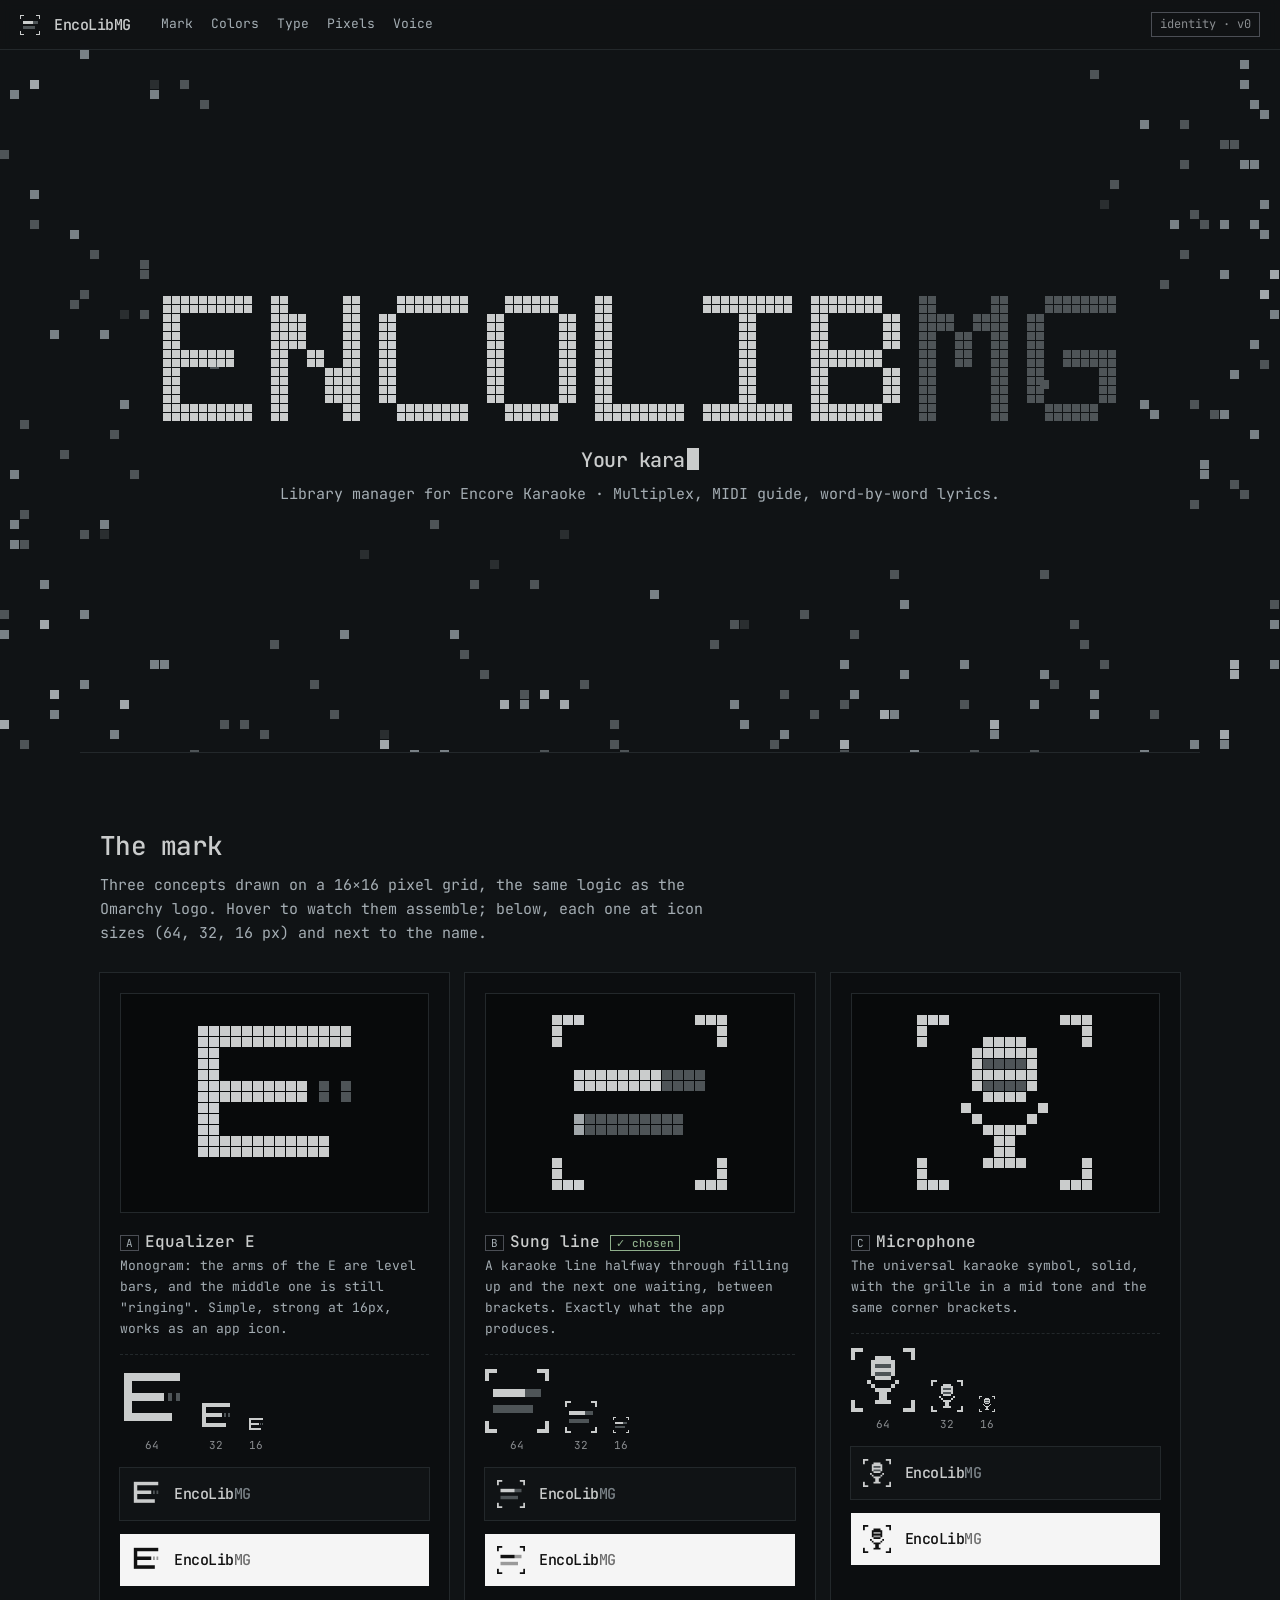
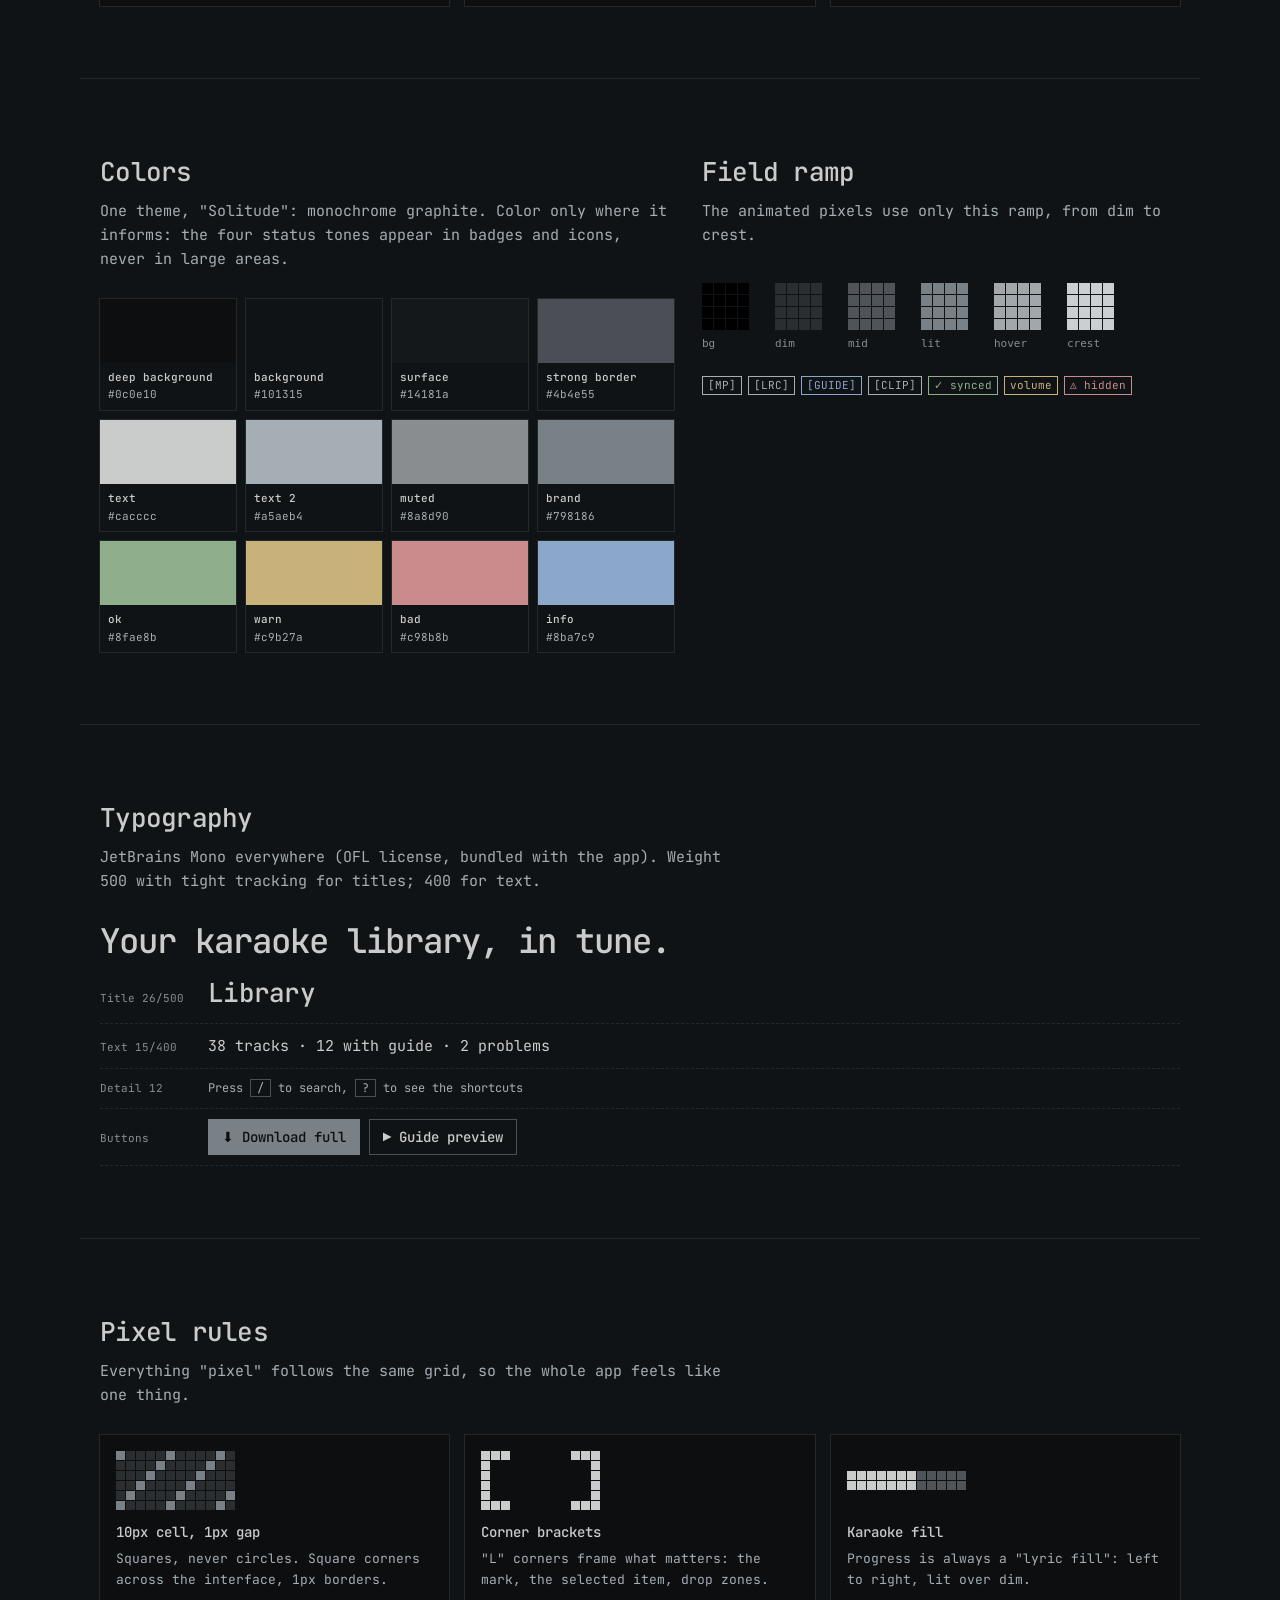
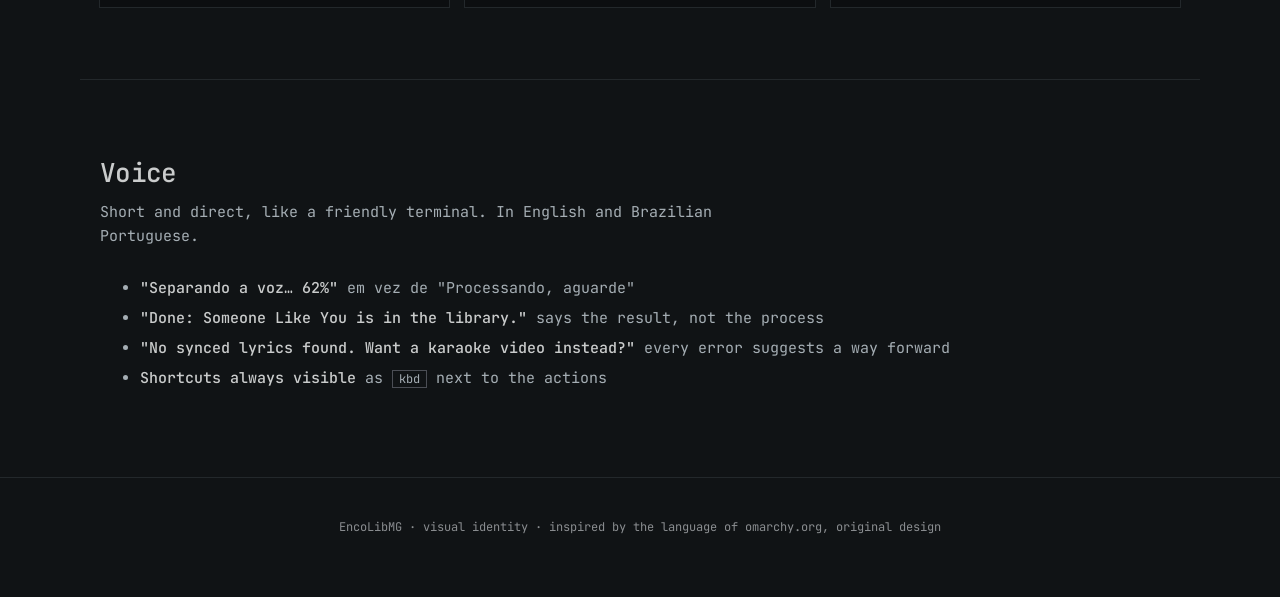
<file: docs/brand/index.html>
<!doctype html>
<html lang="en">
<head>
<meta charset="utf-8">
<meta name="viewport" content="width=device-width, initial-scale=1">
<title>EncoLibMG — Identity</title>
<link rel="preconnect" href="https://fonts.googleapis.com">
<link href="https://fonts.googleapis.com/css2?family=JetBrains+Mono:wght@400;500;700&display=swap" rel="stylesheet">
<style>
:root {
  --bg-deep:#0c0e10; --bg:#101315; --surface:#14181a; --border:#23282b; --border-strong:#4b4e55;
  --text:#cacccc; --text-2:#a5aeb4; --muted:#8a8d90; --brand:#798186; --brand-ink:#0c0e10;
  --field-bg:#080a0b; --field-dim:#2a2e30; --field-mid:#4e5457; --field-lit:#798186; --field-hover:#a1a7aa; --field-crest:#cccfd1;
  --ok:#8fae8b; --warn:#c9b27a; --bad:#c98b8b; --info:#8ba7c9;
  --ease: cubic-bezier(.2,.8,.2,1);
}
* { box-sizing: border-box; }
html, body { margin: 0; background: var(--bg); color: var(--text); font: 15px/1.6 "JetBrains Mono", ui-monospace, monospace; }
::selection { background: #343d41; }
a { color: inherit; }
header { position: sticky; top: 0; z-index: 5; display: flex; align-items: center; gap: 14px; padding: 12px 20px;
  background: color-mix(in srgb, var(--bg) 88%, transparent); backdrop-filter: blur(6px); border-bottom: 1px solid var(--border); }
header .name { font-weight: 500; letter-spacing: -.5px; }
header nav { display: flex; gap: 18px; margin-left: 16px; color: var(--text-2); font-size: 13px; }
header nav a { text-decoration: none; } header nav a:hover { color: var(--text); text-decoration: underline; text-underline-offset: 4px; }
header .pill { margin-left: auto; font-size: 12px; color: var(--muted); border: 1px solid var(--border-strong); padding: 2px 8px; }
.hero { position: relative; height: 78vh; min-height: 460px; overflow: hidden; display: grid; place-items: center; }
.hero canvas.field { position: absolute; inset: 0; width: 100%; height: 100%; }
.hero .inner { position: relative; text-align: center; pointer-events: none; }
.hero canvas.word { display: block; margin: 0 auto; image-rendering: pixelated; }
.tag { margin-top: 22px; font-size: 20px; font-weight: 500; letter-spacing: -.5px; min-height: 1.6em; }
.tag .caret { display: inline-block; width: .6em; height: 1.1em; background: var(--text); vertical-align: -3px; margin-left: 2px; animation: blink 1s steps(1) infinite; }
.sub { color: var(--text-2); margin-top: 6px; }
@keyframes blink { 50% { opacity: 0; } }
.rise { opacity: 0; transform: translateY(14px); animation: rise .6s var(--ease) forwards; }
@keyframes rise { to { opacity: 1; transform: none; } }
section { max-width: 1120px; margin: 0 auto; padding: 72px 20px; border-top: 1px solid var(--border); }
h2 { font-size: 26px; font-weight: 500; letter-spacing: -.75px; margin: 0 0 6px; }
.lead { color: var(--text-2); max-width: 70ch; margin: 0 0 28px; }
.marks { display: grid; grid-template-columns: repeat(3, 1fr); gap: 16px; }
.card { background: var(--bg-deep); box-shadow: 0 0 0 1px var(--border); padding: 20px; transition: box-shadow .2s var(--ease), transform .2s var(--ease); cursor: pointer; }
.card:hover { box-shadow: 0 0 0 1px var(--border-strong); transform: translateY(-2px); }
.card .stage { display: grid; place-items: center; height: 220px; background: var(--field-bg); box-shadow: inset 0 0 0 1px var(--border); }
.card h3 { margin: 16px 0 2px; font-size: 16px; font-weight: 500; }
.card h3 kbd { font: 11px "JetBrains Mono"; border: 1px solid var(--border-strong); padding: 0 5px; margin-right: 6px; color: var(--text-2); }
.card p { margin: 0; color: var(--text-2); font-size: 13px; }
.sizes { display: flex; align-items: end; gap: 16px; margin-top: 14px; padding-top: 14px; border-top: 1px dashed var(--border); color: var(--muted); font-size: 11px; }
.sizes figure { margin: 0; display: grid; justify-items: center; gap: 4px; }
.sizes canvas { image-rendering: pixelated; }
.lockup { display: flex; align-items: center; gap: 14px; margin-top: 14px; padding: 12px; background: var(--bg); box-shadow: 0 0 0 1px var(--border); }
.lockup .t { font-weight: 500; letter-spacing: -.5px; } .lockup .t b { color: var(--brand); font-weight: 500; }
.lockup.light { background: #f5f5f5; color: #111; box-shadow: none; } .lockup.light .t b { color: #6e6e6e; }
.grid2 { display: grid; grid-template-columns: 1.2fr 1fr; gap: 28px; }
.swatches { display: grid; grid-template-columns: repeat(4, 1fr); gap: 10px; }
.sw { box-shadow: 0 0 0 1px var(--border); }
.sw div { height: 64px; }
.sw span { display: block; padding: 6px 8px; font-size: 11px; color: var(--text-2); }
.sw span b { display: block; color: var(--text); font-weight: 500; }
.type .big { font-size: 34px; font-weight: 500; letter-spacing: -1px; line-height: 1.2; }
.type .row { display: flex; gap: 18px; align-items: baseline; padding: 10px 0; border-bottom: 1px dashed var(--border); }
.type .row span:first-child { width: 90px; color: var(--muted); font-size: 11px; flex: none; }
kbd { font: 12px "JetBrains Mono"; border: 1px solid var(--border-strong); padding: 0 6px; color: var(--text-2); }
.btn { display: inline-flex; align-items: center; gap: 8px; height: 36px; padding: 0 14px; font: 500 14px "JetBrains Mono"; border: 0; cursor: pointer;
  background: var(--brand); color: var(--brand-ink); transition: background .15s var(--ease); }
.btn:hover { background: var(--field-hover); }
.btn.ghost { background: transparent; color: var(--text); box-shadow: inset 0 0 0 1px var(--border-strong); }
.btn.ghost:hover { box-shadow: inset 0 0 0 1px var(--text-2); }
.badges { display: flex; flex-wrap: wrap; gap: 6px; margin-top: 14px; }
.badge { font-size: 11px; padding: 1px 6px; box-shadow: inset 0 0 0 1px currentColor; }
.voice li { margin: 6px 0; color: var(--text-2); } .voice li b { color: var(--text); font-weight: 500; }
.rules { display: grid; grid-template-columns: repeat(3, 1fr); gap: 16px; }
.rule { padding: 16px; box-shadow: 0 0 0 1px var(--border); background: var(--bg-deep); }
.rule h4 { margin: 0 0 6px; font-weight: 500; font-size: 14px; } .rule p { margin: 0; font-size: 13px; color: var(--text-2); }
.rule canvas { display: block; margin-bottom: 10px; image-rendering: pixelated; }
footer { text-align: center; color: var(--muted); font-size: 12px; padding: 40px 20px 60px; border-top: 1px solid var(--border); }
@media (max-width: 860px) { .marks, .rules, .grid2 { grid-template-columns: 1fr; } .swatches { grid-template-columns: repeat(2, 1fr); } }
@media (prefers-reduced-motion: reduce) { .rise { animation: none; opacity: 1; transform: none; } }
</style>
</head>
<body>
<header>
  <canvas id="hdrmark" width="16" height="16" style="width:20px;height:20px;image-rendering:pixelated"></canvas>
  <span class="name">EncoLibMG</span>
  <nav><a href="#marca">Mark</a><a href="#cores">Colors</a><a href="#tipo">Type</a><a href="#pixels">Pixels</a><a href="#voz">Voice</a></nav>
  <span class="pill">identity · v0</span>
</header>

<div class="hero">
  <canvas class="field" id="field"></canvas>
  <div class="inner">
    <canvas class="word" id="word"></canvas>
    <div class="tag rise" style="animation-delay:1.1s"><span id="typed"></span><span class="caret"></span></div>
    <div class="sub rise" style="animation-delay:1.3s">Library manager for Encore Karaoke · Multiplex, MIDI guide, word-by-word lyrics.</div>
  </div>
</div>

<section id="marca">
  <h2>The mark</h2>
  <p class="lead">Three concepts drawn on a 16×16 pixel grid, the same logic as the Omarchy logo. Hover to watch them assemble; below, each one at icon sizes (64, 32, 16 px) and next to the name.</p>
  <div class="marks" id="marks"></div>
</section>

<section id="cores">
  <div class="grid2">
    <div>
      <h2>Colors</h2>
      <p class="lead">One theme, "Solitude": monochrome graphite. Color only where it informs: the four status tones appear in badges and icons, never in large areas.</p>
      <div class="swatches" id="swatches"></div>
    </div>
    <div>
      <h2>Field ramp</h2>
      <p class="lead">The animated pixels use only this ramp, from dim to crest.</p>
      <canvas id="ramp" width="440" height="80" style="width:100%;max-width:440px"></canvas>
      <div class="badges">
        <span class="badge" style="color:var(--text-2)">[MP]</span><span class="badge" style="color:var(--text-2)">[LRC]</span>
        <span class="badge" style="color:var(--info)">[GUIDE]</span><span class="badge" style="color:var(--text-2)">[CLIP]</span>
        <span class="badge" style="color:var(--ok)">✓ synced</span><span class="badge" style="color:var(--warn)">volume</span>
        <span class="badge" style="color:var(--bad)">⚠ hidden</span>
      </div>
    </div>
  </div>
</section>

<section id="tipo" class="type">
  <h2>Typography</h2>
  <p class="lead">JetBrains Mono everywhere (OFL license, bundled with the app). Weight 500 with tight tracking for titles; 400 for text.</p>
  <div class="big">Your karaoke library, in tune.</div>
  <div class="row"><span>Title 26/500</span><span style="font-size:26px;font-weight:500;letter-spacing:-.75px">Library</span></div>
  <div class="row"><span>Text 15/400</span><span>38 tracks · 12 with guide · 2 problems</span></div>
  <div class="row"><span>Detail 12</span><span style="font-size:12px;color:var(--text-2)">Press <kbd>/</kbd> to search, <kbd>?</kbd> to see the shortcuts</span></div>
  <div class="row"><span>Buttons</span><span><button class="btn">⬇ Download full</button> <button class="btn ghost">▶ Guide preview</button></span></div>
</section>

<section id="pixels">
  <h2>Pixel rules</h2>
  <p class="lead">Everything "pixel" follows the same grid, so the whole app feels like one thing.</p>
  <div class="rules">
    <div class="rule"><canvas id="r1" width="120" height="60"></canvas><h4>10px cell, 1px gap</h4><p>Squares, never circles. Square corners across the interface, 1px borders.</p></div>
    <div class="rule"><canvas id="r2" width="120" height="60"></canvas><h4>Corner brackets</h4><p>"L" corners frame what matters: the mark, the selected item, drop zones.</p></div>
    <div class="rule"><canvas id="r3" width="120" height="60"></canvas><h4>Karaoke fill</h4><p>Progress is always a "lyric fill": left to right, lit over dim.</p></div>
  </div>
</section>

<section id="voz" class="voice">
  <h2>Voice</h2>
  <p class="lead">Short and direct, like a friendly terminal. In English and Brazilian Portuguese.</p>
  <ul>
    <li><b>"Separando a voz… 62%"</b> em vez de "Processando, aguarde"</li>
    <li><b>"Done: Someone Like You is in the library."</b> says the result, not the process</li>
    <li><b>"No synced lyrics found. Want a karaoke video instead?"</b> every error suggests a way forward</li>
    <li><b>Shortcuts always visible</b> as <kbd>kbd</kbd> next to the actions</li>
  </ul>
</section>

<footer>EncoLibMG · visual identity · inspired by the language of omarchy.org, original design</footer>

<script>
const DATA = {"marks": {"A": ["................", ".##############.", ".##############.", ".##.............", ".##.............", ".##.............", ".##########.+.+.", ".##########.+.+.", ".##.............", ".##.............", ".##.............", ".############...", ".############...", "................", "................", "................"], "B": ["###..........###", "#..............#", "#..............#", "................", "................", "..########++++..", "..########++++..", "................", "................", "..++++++++++....", "..++++++++++....", "................", "................", "#..............#", "#..............#", "###..........###"], "C": ["###..........###", "#..............#", "#.....####.....#", ".....######.....", ".....#++++#.....", ".....######.....", ".....#++++#.....", "......####......", "....#......#....", ".....#....#.....", "......####......", ".......##.......", ".......##.......", "#.....####.....#", "#..............#", "###..........###"]}, "wordmark": ["##########..##......##....########....######....##..........##########..########....++......++....++++++++", "##########..##......##....########....######....##..........##########..########....++......++....++++++++", "##..........####....##..##..........##......##..##..............##......##......##..++++..++++..++........", "##..........####....##..##..........##......##..##..............##......##......##..++++..++++..++........", "##..........####....##..##..........##......##..##..............##......##......##..++..++..++..++........", "##..........####....##..##..........##......##..##..............##......##......##..++..++..++..++........", "########....##..##..##..##..........##......##..##..............##......########....++..++..++..++..++++++", "########....##..##..##..##..........##......##..##..............##......########....++..++..++..++..++++++", "##..........##....####..##..........##......##..##..............##......##......##..++......++..++......++", "##..........##....####..##..........##......##..##..............##......##......##..++......++..++......++", "##..........##....####..##..........##......##..##..............##......##......##..++......++..++......++", "##..........##....####..##..........##......##..##..............##......##......##..++......++..++......++", "##########..##......##....########....######....##########..##########..########....++......++....++++++..", "##########..##......##....########....######....##########..##########..########....++......++....++++++.."], "palette": {"bg-deep": "#0c0e10", "bg": "#101315", "surface": "#14181a", "border-strong": "#4b4e55", "text": "#cacccc", "text-2": "#a5aeb4", "muted": "#8a8d90", "brand": "#798186", "field-dim": "#2a2e30", "field-mid": "#4e5457", "field-lit": "#798186", "field-hover": "#a1a7aa", "field-crest": "#cccfd1"}, "chosen": "B"};
const P = DATA.palette;
const CONCEPTS = {
  A: ["Equalizer E", "Monogram: the arms of the E are level bars, and the middle one is still \"ringing\". Simple, strong at 16px, works as an app icon."],
  B: ["Sung line", "A karaoke line halfway through filling up and the next one waiting, between brackets. Exactly what the app produces."],
  C: ["Microphone", "The universal karaoke symbol, solid, with the grille in a mid tone and the same corner brackets."],
};
const reduce = matchMedia("(prefers-reduced-motion: reduce)").matches;
const ease = t => 1 - Math.pow(1 - t, 3);

function cellsOf(grid) {
  const out = [];
  grid.forEach((row, y) => [...row].forEach((c, x) => { if (c === "#" || c === "+") out.push({ x, y, c }); }));
  return out;
}

// Pixel art that assembles from scattered points; re-plays on demand
function assembler(canvas, grid, cell, gap, opts = {}) {
  const w = Math.max(...grid.map(r => r.length)), h = grid.length;
  const dpr = devicePixelRatio || 1;
  canvas.width = (w * cell) * dpr; canvas.height = (h * cell) * dpr;
  canvas.style.width = w * cell + "px"; canvas.style.height = h * cell + "px";
  const ctx = canvas.getContext("2d"); ctx.scale(dpr, dpr);
  const cells = cellsOf(grid).map(c => ({ ...c, ox: 0, oy: 0, d: 0 }));
  let t0 = 0, raf = 0, mouse = null;
  function scatter() {
    t0 = performance.now();
    cells.forEach(c => {
      const a = Math.random() * Math.PI * 2, r = (opts.spread || 1.6) * Math.max(w, h) * cell * (0.4 + Math.random());
      c.ox = Math.cos(a) * r; c.oy = Math.sin(a) * r; c.d = Math.random() * (opts.stagger || 500) + (c.x / w) * 300;
    });
  }
  function frame(now) {
    ctx.clearRect(0, 0, w * cell, h * cell);
    let busy = false;
    for (const c of cells) {
      const k = reduce ? 1 : Math.min(1, Math.max(0, (now - t0 - c.d) / (opts.dur || 700)));
      if (k < 1) busy = true;
      const e = ease(k);
      let x = c.x * cell + c.ox * (1 - e), y = c.y * cell + c.oy * (1 - e);
      if (mouse && k === 1) {
        const dx = x - mouse.x, dy = y - mouse.y, dist = Math.hypot(dx, dy);
        if (dist < cell * 4) { const push = (1 - dist / (cell * 4)) * cell * .35; x += (Math.random() - .5) * push; y += (Math.random() - .5) * push; busy = true; }
      }
      // shimmer sweep every ~8s
      const sweep = ((now / 8000) % 1) * (w + 12) - 6;
      const lit = Math.abs(c.x - sweep) < 1.2;
      ctx.globalAlpha = .25 + .75 * e;
      ctx.fillStyle = c.c === "#" ? (lit ? P["field-crest"] : opts.lit || P.text) : (lit ? P["field-hover"] : opts.mid || P["field-mid"]);
      ctx.fillRect(x, y, cell - gap, cell - gap);
    }
    ctx.globalAlpha = 1;
    raf = requestAnimationFrame(frame);
  }
  canvas.addEventListener("mousemove", e => { const r = canvas.getBoundingClientRect(); mouse = { x: e.clientX - r.left, y: e.clientY - r.top }; });
  canvas.addEventListener("mouseleave", () => mouse = null);
  scatter(); raf = requestAnimationFrame(frame);
  return { replay: scatter };
}

function staticDraw(canvas, grid, px, gap = 0, lit = P.text, mid = P["field-mid"]) {
  const w = Math.max(...grid.map(r => r.length)), h = grid.length;
  canvas.width = w * px; canvas.height = h * px;
  const ctx = canvas.getContext("2d");
  cellsOf(grid).forEach(c => { ctx.fillStyle = c.c === "#" ? lit : mid; ctx.fillRect(c.x * px, c.y * px, px - gap, px - gap); });
}

// Background field: flicker at the edges, slow crests, diamond cursor trail, click ripple
function field(canvas) {
  const ctx = canvas.getContext("2d"), C = 10, G = 1;
  let cols, rows, heat, base, dpr, mouse = null, ripples = [];
  const ramp = [P["field-bg"], P["field-dim"], P["field-mid"], P["field-lit"], P["field-hover"], P["field-crest"]];
  function resize() {
    dpr = devicePixelRatio || 1;
    canvas.width = canvas.clientWidth * dpr; canvas.height = canvas.clientHeight * dpr; ctx.setTransform(dpr, 0, 0, dpr, 0, 0);
    cols = Math.ceil(canvas.clientWidth / C); rows = Math.ceil(canvas.clientHeight / C);
    heat = new Float32Array(cols * rows); base = new Float32Array(cols * rows);
    // density: strong at the sides and the bottom, fading smoothly to nothing in the middle
    for (let y = 0; y < rows; y++) for (let x = 0; x < cols; x++) {
      const edge = Math.min(x, cols - 1 - x) / cols;
      const side = Math.pow(Math.max(0, 1 - edge / .24), 2);
      const bottom = Math.pow(Math.max(0, (y / rows - .55) / .45), 2);
      base[y * cols + x] = Math.min(1, Math.max(side * .95, bottom * .85) + side * bottom * .3);
    }
  }
  resize(); addEventListener("resize", resize);
  canvas.parentElement.addEventListener("mousemove", e => { const r = canvas.getBoundingClientRect(); mouse = { x: (e.clientX - r.left) / C | 0, y: (e.clientY - r.top) / C | 0 }; });
  canvas.parentElement.addEventListener("mouseleave", () => mouse = null);
  canvas.parentElement.addEventListener("click", e => { const r = canvas.getBoundingClientRect(); ripples.push({ x: (e.clientX - r.left) / C, y: (e.clientY - r.top) / C, t: performance.now() }); });
  function frame(now) {
    ctx.fillStyle = P.bg; ctx.fillRect(0, 0, canvas.clientWidth, canvas.clientHeight);
    const crest = ((now / 9000) % 1) * (cols + rows) * 1.4 - rows;
    for (let y = 0; y < rows; y++) for (let x = 0; x < cols; x++) {
      const i = y * cols + x;
      let v = heat[i] * .93;
      // a few pixels wake up each frame, more of them where the density is high
      if (Math.random() < base[i] * .035) v = Math.max(v, (.25 + Math.random() * .55) * (.5 + base[i] * .5));
      if (mouse) { const d = Math.abs(x - mouse.x) + Math.abs(y - mouse.y); if (d < 4) v = Math.max(v, (4 - d) / 4 * .95); }
      for (const r of ripples) { const age = (now - r.t) / 1000, d = Math.abs(Math.hypot(x - r.x, y - r.y) - age * 32); if (age < 1.2 && d < .8) v = Math.max(v, (1 - age / 1.2)); }
      const wave = Math.max(0, 1 - Math.abs((x + y) - crest) / 2) * .7 * base[i];
      heat[i] = v;
      const level = Math.max(v, wave);
      if (level < .1) continue;
      ctx.fillStyle = ramp[Math.min(5, 1 + (level * 5) | 0)];
      ctx.fillRect(x * C, y * C, C - G, C - G);
    }
    ripples = ripples.filter(r => now - r.t < 1200);
    requestAnimationFrame(frame);
  }
  requestAnimationFrame(frame);
}

// typed tagline
function typer(el, lines) {
  let li = 0, ci = 0, dir = 1;
  (function tick() {
    const s = lines[li];
    ci += dir; el.textContent = s.slice(0, ci);
    let wait = dir > 0 ? 55 + Math.random() * 60 : 25;
    if (ci === s.length && dir > 0) { dir = -1; wait = 2200; }
    else if (ci === 0 && dir < 0) { dir = 1; li = (li + 1) % lines.length; wait = 400; }
    setTimeout(tick, wait);
  })();
}

// ---- build page
field(document.getElementById("field"));
const word = assembler(document.getElementById("word"), DATA.wordmark, Math.min(9, Math.floor(innerWidth * .8 / 108)), 1, { spread: .9, stagger: 700, dur: 900 });
setTimeout(() => typer(document.getElementById("typed"), ["Your karaoke library, in tune.", "Sua biblioteca de karaokê, afinada.", "Multiplex + LRC + MIDI guide", "Queen - Bohemian Rhapsody"]), 1100);
staticDraw(document.getElementById("hdrmark"), DATA.marks[DATA.chosen], 1);

const marksEl = document.getElementById("marks");
for (const [k, grid] of Object.entries(DATA.marks)) {
  const card = document.createElement("div");
  card.className = "card rise"; card.style.animationDelay = (Object.keys(DATA.marks).indexOf(k) * 80) + "ms";
  card.innerHTML = `<div class="stage"><canvas></canvas></div>
    <h3><kbd>${k}</kbd>${CONCEPTS[k][0]}${k === DATA.chosen ? " <span class=\"badge\" style=\"color:var(--ok)\">✓ chosen</span>" : ""}</h3><p>${CONCEPTS[k][1]}</p>
    <div class="sizes"><figure><canvas></canvas>64</figure><figure><canvas></canvas>32</figure><figure><canvas></canvas>16</figure></div>
    <div class="lockup"><canvas></canvas><span class="t">EncoLib<b>MG</b></span></div>
    <div class="lockup light"><canvas></canvas><span class="t">EncoLib<b>MG</b></span></div>`;
  marksEl.appendChild(card);
  const cs = card.querySelectorAll("canvas");
  const a = assembler(cs[0], grid, 11, 1);
  card.addEventListener("mouseenter", () => a.replay());
  [4, 2, 1].forEach((px, i) => staticDraw(cs[1 + i], grid, px));
  staticDraw(cs[4], grid, 2); cs[4].style.width = cs[4].style.height = "28px";
  staticDraw(cs[5], grid, 2, 0, "#111", "#9a9a9a"); cs[5].style.width = cs[5].style.height = "28px";
}

const SW = [["bg-deep", "deep background"], ["bg", "background"], ["surface", "surface"], ["border-strong", "strong border"],
            ["text", "text"], ["text-2", "text 2"], ["muted", "muted"], ["brand", "brand"]];
const swEl = document.getElementById("swatches");
for (const [k, label] of SW) swEl.insertAdjacentHTML("beforeend", `<div class="sw"><div style="background:${P[k]}"></div><span><b>${label}</b>${P[k]}</span></div>`);
for (const [k, v] of [["ok", "#8fae8b"], ["warn", "#c9b27a"], ["bad", "#c98b8b"], ["info", "#8ba7c9"]])
  swEl.insertAdjacentHTML("beforeend", `<div class="sw"><div style="background:${v}"></div><span><b>${k}</b>${v}</span></div>`);

(() => { const c = document.getElementById("ramp"), x = c.getContext("2d");
  const ramp = ["field-bg", "field-dim", "field-mid", "field-lit", "field-hover", "field-crest"];
  ramp.forEach((k, i) => {
    for (let j = 0; j < 4; j++) for (let r = 0; r < 4; r++) { x.fillStyle = P[k]; x.fillRect(i * 73 + j * 12, 8 + r * 12, 11, 11); }
    x.fillStyle = P.muted; x.font = "11px 'JetBrains Mono', monospace"; x.fillText(k.replace("field-", ""), i * 73, 72);
  }); })();

(() => { const r1 = document.getElementById("r1").getContext("2d");
  for (let y = 0; y < 6; y++) for (let x = 0; x < 12; x++) { r1.fillStyle = (x + y) % 5 ? P["field-dim"] : P["field-lit"]; r1.fillRect(x * 10, y * 10, 9, 9); }
  const r2 = document.getElementById("r2").getContext("2d"); r2.fillStyle = P.text;
  [[0,0],[1,0],[2,0],[0,1],[0,2],[9,0],[10,0],[11,0],[11,1],[11,2],[0,3],[0,4],[0,5],[1,5],[2,5],[11,3],[11,4],[11,5],[10,5],[9,5]].forEach(([x,y]) => r2.fillRect(x*10, y*10, 9, 9));
  const r3c = document.getElementById("r3"), r3 = r3c.getContext("2d"); let p = 0;
  (function f() { r3.clearRect(0, 0, 120, 60); for (let x = 0; x < 12; x++) for (let y = 2; y < 4; y++) { r3.fillStyle = x < p ? P.text : P["field-mid"]; r3.fillRect(x*10, y*10, 9, 9); }
    p = (p + .08) % 14; requestAnimationFrame(f); })(); })();
</script>
</body>
</html>
</file>
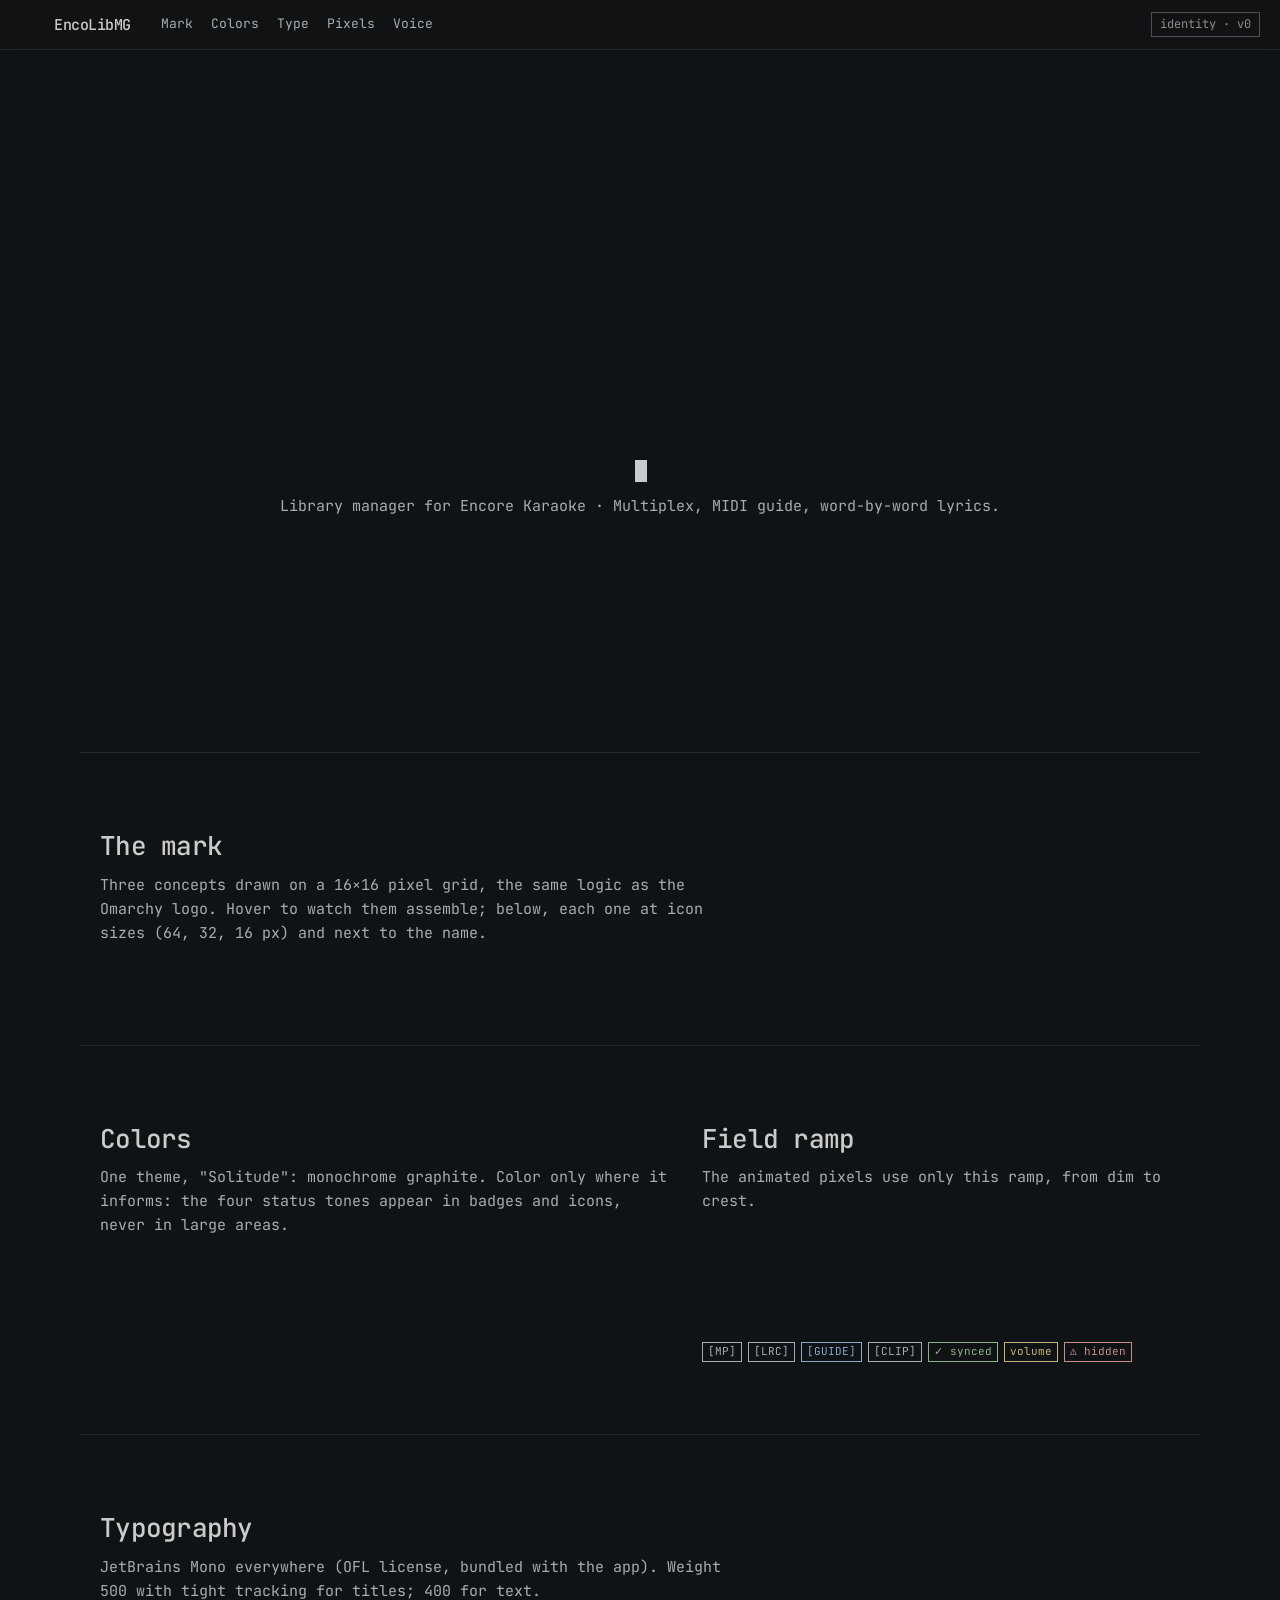
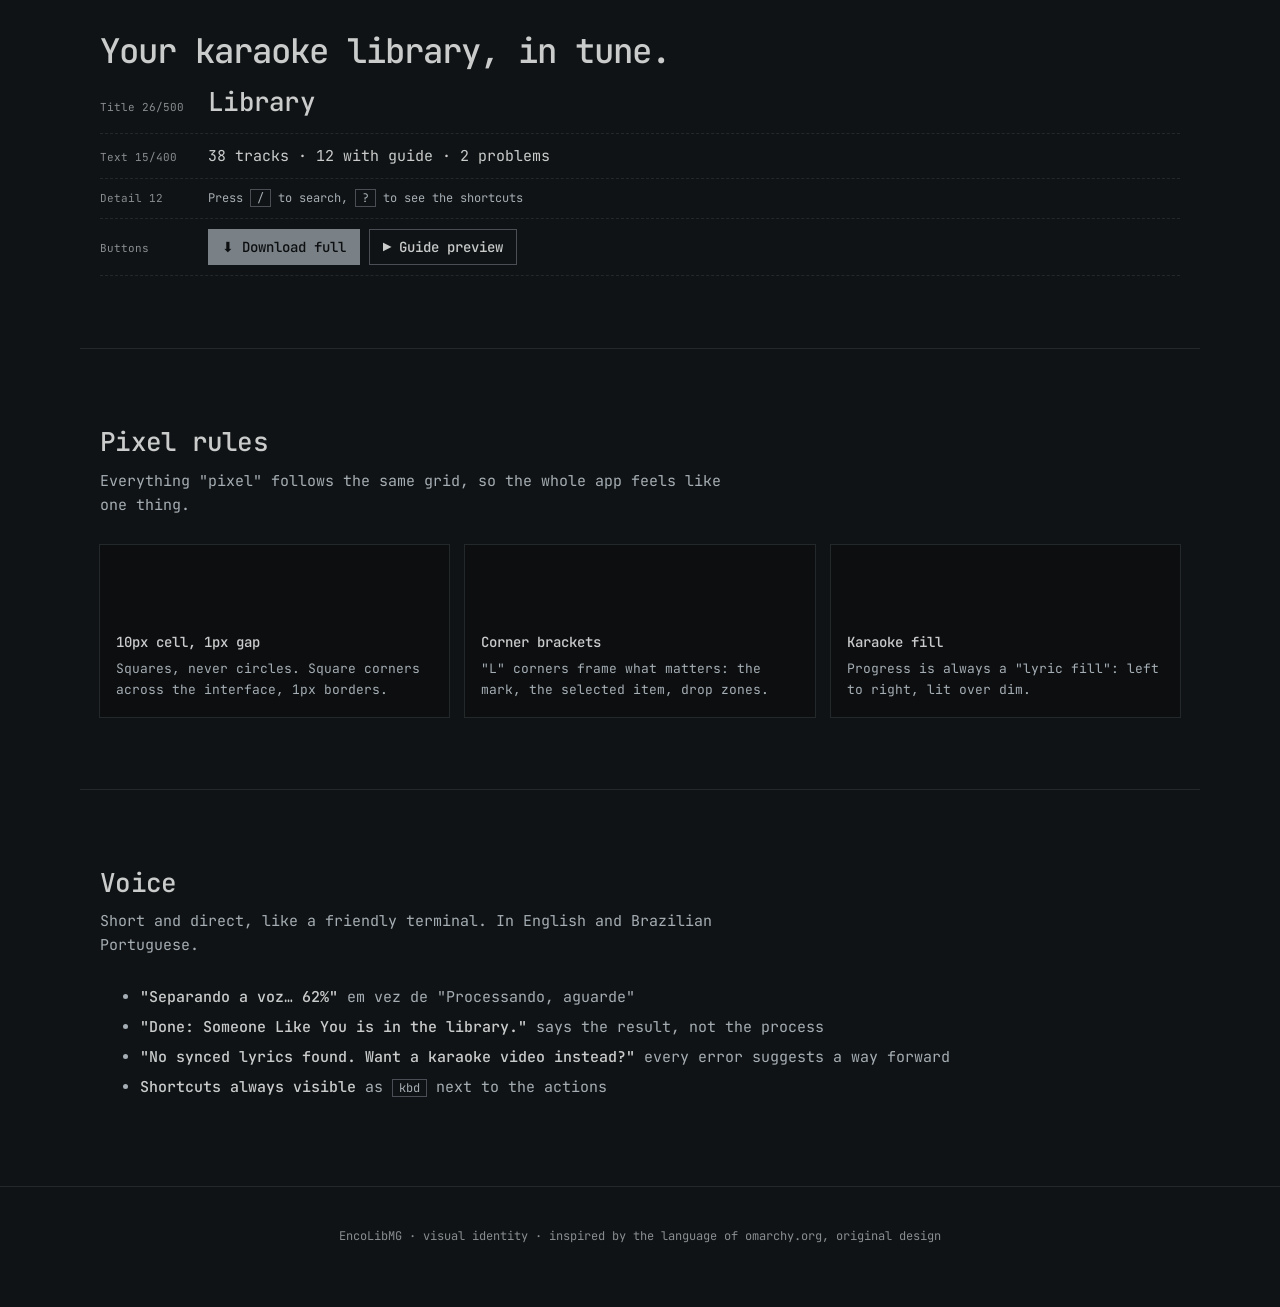
<file: scripts/brand_page.html>
<!doctype html>
<html lang="en">
<head>
<meta charset="utf-8">
<meta name="viewport" content="width=device-width, initial-scale=1">
<title>EncoLibMG — Identity</title>
<link rel="preconnect" href="https://fonts.googleapis.com">
<link href="https://fonts.googleapis.com/css2?family=JetBrains+Mono:wght@400;500;700&display=swap" rel="stylesheet">
<style>
:root {
  --bg-deep:#0c0e10; --bg:#101315; --surface:#14181a; --border:#23282b; --border-strong:#4b4e55;
  --text:#cacccc; --text-2:#a5aeb4; --muted:#8a8d90; --brand:#798186; --brand-ink:#0c0e10;
  --field-bg:#080a0b; --field-dim:#2a2e30; --field-mid:#4e5457; --field-lit:#798186; --field-hover:#a1a7aa; --field-crest:#cccfd1;
  --ok:#8fae8b; --warn:#c9b27a; --bad:#c98b8b; --info:#8ba7c9;
  --ease: cubic-bezier(.2,.8,.2,1);
}
* { box-sizing: border-box; }
html, body { margin: 0; background: var(--bg); color: var(--text); font: 15px/1.6 "JetBrains Mono", ui-monospace, monospace; }
::selection { background: #343d41; }
a { color: inherit; }
header { position: sticky; top: 0; z-index: 5; display: flex; align-items: center; gap: 14px; padding: 12px 20px;
  background: color-mix(in srgb, var(--bg) 88%, transparent); backdrop-filter: blur(6px); border-bottom: 1px solid var(--border); }
header .name { font-weight: 500; letter-spacing: -.5px; }
header nav { display: flex; gap: 18px; margin-left: 16px; color: var(--text-2); font-size: 13px; }
header nav a { text-decoration: none; } header nav a:hover { color: var(--text); text-decoration: underline; text-underline-offset: 4px; }
header .pill { margin-left: auto; font-size: 12px; color: var(--muted); border: 1px solid var(--border-strong); padding: 2px 8px; }
.hero { position: relative; height: 78vh; min-height: 460px; overflow: hidden; display: grid; place-items: center; }
.hero canvas.field { position: absolute; inset: 0; width: 100%; height: 100%; }
.hero .inner { position: relative; text-align: center; pointer-events: none; }
.hero canvas.word { display: block; margin: 0 auto; image-rendering: pixelated; }
.tag { margin-top: 22px; font-size: 20px; font-weight: 500; letter-spacing: -.5px; min-height: 1.6em; }
.tag .caret { display: inline-block; width: .6em; height: 1.1em; background: var(--text); vertical-align: -3px; margin-left: 2px; animation: blink 1s steps(1) infinite; }
.sub { color: var(--text-2); margin-top: 6px; }
@keyframes blink { 50% { opacity: 0; } }
.rise { opacity: 0; transform: translateY(14px); animation: rise .6s var(--ease) forwards; }
@keyframes rise { to { opacity: 1; transform: none; } }
section { max-width: 1120px; margin: 0 auto; padding: 72px 20px; border-top: 1px solid var(--border); }
h2 { font-size: 26px; font-weight: 500; letter-spacing: -.75px; margin: 0 0 6px; }
.lead { color: var(--text-2); max-width: 70ch; margin: 0 0 28px; }
.marks { display: grid; grid-template-columns: repeat(3, 1fr); gap: 16px; }
.card { background: var(--bg-deep); box-shadow: 0 0 0 1px var(--border); padding: 20px; transition: box-shadow .2s var(--ease), transform .2s var(--ease); cursor: pointer; }
.card:hover { box-shadow: 0 0 0 1px var(--border-strong); transform: translateY(-2px); }
.card .stage { display: grid; place-items: center; height: 220px; background: var(--field-bg); box-shadow: inset 0 0 0 1px var(--border); }
.card h3 { margin: 16px 0 2px; font-size: 16px; font-weight: 500; }
.card h3 kbd { font: 11px "JetBrains Mono"; border: 1px solid var(--border-strong); padding: 0 5px; margin-right: 6px; color: var(--text-2); }
.card p { margin: 0; color: var(--text-2); font-size: 13px; }
.sizes { display: flex; align-items: end; gap: 16px; margin-top: 14px; padding-top: 14px; border-top: 1px dashed var(--border); color: var(--muted); font-size: 11px; }
.sizes figure { margin: 0; display: grid; justify-items: center; gap: 4px; }
.sizes canvas { image-rendering: pixelated; }
.lockup { display: flex; align-items: center; gap: 14px; margin-top: 14px; padding: 12px; background: var(--bg); box-shadow: 0 0 0 1px var(--border); }
.lockup .t { font-weight: 500; letter-spacing: -.5px; } .lockup .t b { color: var(--brand); font-weight: 500; }
.lockup.light { background: #f5f5f5; color: #111; box-shadow: none; } .lockup.light .t b { color: #6e6e6e; }
.grid2 { display: grid; grid-template-columns: 1.2fr 1fr; gap: 28px; }
.swatches { display: grid; grid-template-columns: repeat(4, 1fr); gap: 10px; }
.sw { box-shadow: 0 0 0 1px var(--border); }
.sw div { height: 64px; }
.sw span { display: block; padding: 6px 8px; font-size: 11px; color: var(--text-2); }
.sw span b { display: block; color: var(--text); font-weight: 500; }
.type .big { font-size: 34px; font-weight: 500; letter-spacing: -1px; line-height: 1.2; }
.type .row { display: flex; gap: 18px; align-items: baseline; padding: 10px 0; border-bottom: 1px dashed var(--border); }
.type .row span:first-child { width: 90px; color: var(--muted); font-size: 11px; flex: none; }
kbd { font: 12px "JetBrains Mono"; border: 1px solid var(--border-strong); padding: 0 6px; color: var(--text-2); }
.btn { display: inline-flex; align-items: center; gap: 8px; height: 36px; padding: 0 14px; font: 500 14px "JetBrains Mono"; border: 0; cursor: pointer;
  background: var(--brand); color: var(--brand-ink); transition: background .15s var(--ease); }
.btn:hover { background: var(--field-hover); }
.btn.ghost { background: transparent; color: var(--text); box-shadow: inset 0 0 0 1px var(--border-strong); }
.btn.ghost:hover { box-shadow: inset 0 0 0 1px var(--text-2); }
.badges { display: flex; flex-wrap: wrap; gap: 6px; margin-top: 14px; }
.badge { font-size: 11px; padding: 1px 6px; box-shadow: inset 0 0 0 1px currentColor; }
.voice li { margin: 6px 0; color: var(--text-2); } .voice li b { color: var(--text); font-weight: 500; }
.rules { display: grid; grid-template-columns: repeat(3, 1fr); gap: 16px; }
.rule { padding: 16px; box-shadow: 0 0 0 1px var(--border); background: var(--bg-deep); }
.rule h4 { margin: 0 0 6px; font-weight: 500; font-size: 14px; } .rule p { margin: 0; font-size: 13px; color: var(--text-2); }
.rule canvas { display: block; margin-bottom: 10px; image-rendering: pixelated; }
footer { text-align: center; color: var(--muted); font-size: 12px; padding: 40px 20px 60px; border-top: 1px solid var(--border); }
@media (max-width: 860px) { .marks, .rules, .grid2 { grid-template-columns: 1fr; } .swatches { grid-template-columns: repeat(2, 1fr); } }
@media (prefers-reduced-motion: reduce) { .rise { animation: none; opacity: 1; transform: none; } }
</style>
</head>
<body>
<header>
  <canvas id="hdrmark" width="16" height="16" style="width:20px;height:20px;image-rendering:pixelated"></canvas>
  <span class="name">EncoLibMG</span>
  <nav><a href="#marca">Mark</a><a href="#cores">Colors</a><a href="#tipo">Type</a><a href="#pixels">Pixels</a><a href="#voz">Voice</a></nav>
  <span class="pill">identity · v0</span>
</header>

<div class="hero">
  <canvas class="field" id="field"></canvas>
  <div class="inner">
    <canvas class="word" id="word"></canvas>
    <div class="tag rise" style="animation-delay:1.1s"><span id="typed"></span><span class="caret"></span></div>
    <div class="sub rise" style="animation-delay:1.3s">Library manager for Encore Karaoke · Multiplex, MIDI guide, word-by-word lyrics.</div>
  </div>
</div>

<section id="marca">
  <h2>The mark</h2>
  <p class="lead">Three concepts drawn on a 16×16 pixel grid, the same logic as the Omarchy logo. Hover to watch them assemble; below, each one at icon sizes (64, 32, 16 px) and next to the name.</p>
  <div class="marks" id="marks"></div>
</section>

<section id="cores">
  <div class="grid2">
    <div>
      <h2>Colors</h2>
      <p class="lead">One theme, "Solitude": monochrome graphite. Color only where it informs: the four status tones appear in badges and icons, never in large areas.</p>
      <div class="swatches" id="swatches"></div>
    </div>
    <div>
      <h2>Field ramp</h2>
      <p class="lead">The animated pixels use only this ramp, from dim to crest.</p>
      <canvas id="ramp" width="440" height="80" style="width:100%;max-width:440px"></canvas>
      <div class="badges">
        <span class="badge" style="color:var(--text-2)">[MP]</span><span class="badge" style="color:var(--text-2)">[LRC]</span>
        <span class="badge" style="color:var(--info)">[GUIDE]</span><span class="badge" style="color:var(--text-2)">[CLIP]</span>
        <span class="badge" style="color:var(--ok)">✓ synced</span><span class="badge" style="color:var(--warn)">volume</span>
        <span class="badge" style="color:var(--bad)">⚠ hidden</span>
      </div>
    </div>
  </div>
</section>

<section id="tipo" class="type">
  <h2>Typography</h2>
  <p class="lead">JetBrains Mono everywhere (OFL license, bundled with the app). Weight 500 with tight tracking for titles; 400 for text.</p>
  <div class="big">Your karaoke library, in tune.</div>
  <div class="row"><span>Title 26/500</span><span style="font-size:26px;font-weight:500;letter-spacing:-.75px">Library</span></div>
  <div class="row"><span>Text 15/400</span><span>38 tracks · 12 with guide · 2 problems</span></div>
  <div class="row"><span>Detail 12</span><span style="font-size:12px;color:var(--text-2)">Press <kbd>/</kbd> to search, <kbd>?</kbd> to see the shortcuts</span></div>
  <div class="row"><span>Buttons</span><span><button class="btn">⬇ Download full</button> <button class="btn ghost">▶ Guide preview</button></span></div>
</section>

<section id="pixels">
  <h2>Pixel rules</h2>
  <p class="lead">Everything "pixel" follows the same grid, so the whole app feels like one thing.</p>
  <div class="rules">
    <div class="rule"><canvas id="r1" width="120" height="60"></canvas><h4>10px cell, 1px gap</h4><p>Squares, never circles. Square corners across the interface, 1px borders.</p></div>
    <div class="rule"><canvas id="r2" width="120" height="60"></canvas><h4>Corner brackets</h4><p>"L" corners frame what matters: the mark, the selected item, drop zones.</p></div>
    <div class="rule"><canvas id="r3" width="120" height="60"></canvas><h4>Karaoke fill</h4><p>Progress is always a "lyric fill": left to right, lit over dim.</p></div>
  </div>
</section>

<section id="voz" class="voice">
  <h2>Voice</h2>
  <p class="lead">Short and direct, like a friendly terminal. In English and Brazilian Portuguese.</p>
  <ul>
    <li><b>"Separando a voz… 62%"</b> em vez de "Processando, aguarde"</li>
    <li><b>"Done: Someone Like You is in the library."</b> says the result, not the process</li>
    <li><b>"No synced lyrics found. Want a karaoke video instead?"</b> every error suggests a way forward</li>
    <li><b>Shortcuts always visible</b> as <kbd>kbd</kbd> next to the actions</li>
  </ul>
</section>

<footer>EncoLibMG · visual identity · inspired by the language of omarchy.org, original design</footer>

<script>
const DATA = __DATA__;
const P = DATA.palette;
const CONCEPTS = {
  A: ["Equalizer E", "Monogram: the arms of the E are level bars, and the middle one is still \"ringing\". Simple, strong at 16px, works as an app icon."],
  B: ["Sung line", "A karaoke line halfway through filling up and the next one waiting, between brackets. Exactly what the app produces."],
  C: ["Microphone", "The universal karaoke symbol, solid, with the grille in a mid tone and the same corner brackets."],
};
const reduce = matchMedia("(prefers-reduced-motion: reduce)").matches;
const ease = t => 1 - Math.pow(1 - t, 3);

function cellsOf(grid) {
  const out = [];
  grid.forEach((row, y) => [...row].forEach((c, x) => { if (c === "#" || c === "+") out.push({ x, y, c }); }));
  return out;
}

// Pixel art that assembles from scattered points; re-plays on demand
function assembler(canvas, grid, cell, gap, opts = {}) {
  const w = Math.max(...grid.map(r => r.length)), h = grid.length;
  const dpr = devicePixelRatio || 1;
  canvas.width = (w * cell) * dpr; canvas.height = (h * cell) * dpr;
  canvas.style.width = w * cell + "px"; canvas.style.height = h * cell + "px";
  const ctx = canvas.getContext("2d"); ctx.scale(dpr, dpr);
  const cells = cellsOf(grid).map(c => ({ ...c, ox: 0, oy: 0, d: 0 }));
  let t0 = 0, raf = 0, mouse = null;
  function scatter() {
    t0 = performance.now();
    cells.forEach(c => {
      const a = Math.random() * Math.PI * 2, r = (opts.spread || 1.6) * Math.max(w, h) * cell * (0.4 + Math.random());
      c.ox = Math.cos(a) * r; c.oy = Math.sin(a) * r; c.d = Math.random() * (opts.stagger || 500) + (c.x / w) * 300;
    });
  }
  function frame(now) {
    ctx.clearRect(0, 0, w * cell, h * cell);
    let busy = false;
    for (const c of cells) {
      const k = reduce ? 1 : Math.min(1, Math.max(0, (now - t0 - c.d) / (opts.dur || 700)));
      if (k < 1) busy = true;
      const e = ease(k);
      let x = c.x * cell + c.ox * (1 - e), y = c.y * cell + c.oy * (1 - e);
      if (mouse && k === 1) {
        const dx = x - mouse.x, dy = y - mouse.y, dist = Math.hypot(dx, dy);
        if (dist < cell * 4) { const push = (1 - dist / (cell * 4)) * cell * .35; x += (Math.random() - .5) * push; y += (Math.random() - .5) * push; busy = true; }
      }
      // shimmer sweep every ~8s
      const sweep = ((now / 8000) % 1) * (w + 12) - 6;
      const lit = Math.abs(c.x - sweep) < 1.2;
      ctx.globalAlpha = .25 + .75 * e;
      ctx.fillStyle = c.c === "#" ? (lit ? P["field-crest"] : opts.lit || P.text) : (lit ? P["field-hover"] : opts.mid || P["field-mid"]);
      ctx.fillRect(x, y, cell - gap, cell - gap);
    }
    ctx.globalAlpha = 1;
    raf = requestAnimationFrame(frame);
  }
  canvas.addEventListener("mousemove", e => { const r = canvas.getBoundingClientRect(); mouse = { x: e.clientX - r.left, y: e.clientY - r.top }; });
  canvas.addEventListener("mouseleave", () => mouse = null);
  scatter(); raf = requestAnimationFrame(frame);
  return { replay: scatter };
}

function staticDraw(canvas, grid, px, gap = 0, lit = P.text, mid = P["field-mid"]) {
  const w = Math.max(...grid.map(r => r.length)), h = grid.length;
  canvas.width = w * px; canvas.height = h * px;
  const ctx = canvas.getContext("2d");
  cellsOf(grid).forEach(c => { ctx.fillStyle = c.c === "#" ? lit : mid; ctx.fillRect(c.x * px, c.y * px, px - gap, px - gap); });
}

// Background field: flicker at the edges, slow crests, diamond cursor trail, click ripple
function field(canvas) {
  const ctx = canvas.getContext("2d"), C = 10, G = 1;
  let cols, rows, heat, base, dpr, mouse = null, ripples = [];
  const ramp = [P["field-bg"], P["field-dim"], P["field-mid"], P["field-lit"], P["field-hover"], P["field-crest"]];
  function resize() {
    dpr = devicePixelRatio || 1;
    canvas.width = canvas.clientWidth * dpr; canvas.height = canvas.clientHeight * dpr; ctx.setTransform(dpr, 0, 0, dpr, 0, 0);
    cols = Math.ceil(canvas.clientWidth / C); rows = Math.ceil(canvas.clientHeight / C);
    heat = new Float32Array(cols * rows); base = new Float32Array(cols * rows);
    // density: strong at the sides and the bottom, fading smoothly to nothing in the middle
    for (let y = 0; y < rows; y++) for (let x = 0; x < cols; x++) {
      const edge = Math.min(x, cols - 1 - x) / cols;
      const side = Math.pow(Math.max(0, 1 - edge / .24), 2);
      const bottom = Math.pow(Math.max(0, (y / rows - .55) / .45), 2);
      base[y * cols + x] = Math.min(1, Math.max(side * .95, bottom * .85) + side * bottom * .3);
    }
  }
  resize(); addEventListener("resize", resize);
  canvas.parentElement.addEventListener("mousemove", e => { const r = canvas.getBoundingClientRect(); mouse = { x: (e.clientX - r.left) / C | 0, y: (e.clientY - r.top) / C | 0 }; });
  canvas.parentElement.addEventListener("mouseleave", () => mouse = null);
  canvas.parentElement.addEventListener("click", e => { const r = canvas.getBoundingClientRect(); ripples.push({ x: (e.clientX - r.left) / C, y: (e.clientY - r.top) / C, t: performance.now() }); });
  function frame(now) {
    ctx.fillStyle = P.bg; ctx.fillRect(0, 0, canvas.clientWidth, canvas.clientHeight);
    const crest = ((now / 9000) % 1) * (cols + rows) * 1.4 - rows;
    for (let y = 0; y < rows; y++) for (let x = 0; x < cols; x++) {
      const i = y * cols + x;
      let v = heat[i] * .93;
      // a few pixels wake up each frame, more of them where the density is high
      if (Math.random() < base[i] * .035) v = Math.max(v, (.25 + Math.random() * .55) * (.5 + base[i] * .5));
      if (mouse) { const d = Math.abs(x - mouse.x) + Math.abs(y - mouse.y); if (d < 4) v = Math.max(v, (4 - d) / 4 * .95); }
      for (const r of ripples) { const age = (now - r.t) / 1000, d = Math.abs(Math.hypot(x - r.x, y - r.y) - age * 32); if (age < 1.2 && d < .8) v = Math.max(v, (1 - age / 1.2)); }
      const wave = Math.max(0, 1 - Math.abs((x + y) - crest) / 2) * .7 * base[i];
      heat[i] = v;
      const level = Math.max(v, wave);
      if (level < .1) continue;
      ctx.fillStyle = ramp[Math.min(5, 1 + (level * 5) | 0)];
      ctx.fillRect(x * C, y * C, C - G, C - G);
    }
    ripples = ripples.filter(r => now - r.t < 1200);
    requestAnimationFrame(frame);
  }
  requestAnimationFrame(frame);
}

// typed tagline
function typer(el, lines) {
  let li = 0, ci = 0, dir = 1;
  (function tick() {
    const s = lines[li];
    ci += dir; el.textContent = s.slice(0, ci);
    let wait = dir > 0 ? 55 + Math.random() * 60 : 25;
    if (ci === s.length && dir > 0) { dir = -1; wait = 2200; }
    else if (ci === 0 && dir < 0) { dir = 1; li = (li + 1) % lines.length; wait = 400; }
    setTimeout(tick, wait);
  })();
}

// ---- build page
field(document.getElementById("field"));
const word = assembler(document.getElementById("word"), DATA.wordmark, Math.min(9, Math.floor(innerWidth * .8 / 108)), 1, { spread: .9, stagger: 700, dur: 900 });
setTimeout(() => typer(document.getElementById("typed"), ["Your karaoke library, in tune.", "Sua biblioteca de karaokê, afinada.", "Multiplex + LRC + MIDI guide", "Queen - Bohemian Rhapsody"]), 1100);
staticDraw(document.getElementById("hdrmark"), DATA.marks[DATA.chosen], 1);

const marksEl = document.getElementById("marks");
for (const [k, grid] of Object.entries(DATA.marks)) {
  const card = document.createElement("div");
  card.className = "card rise"; card.style.animationDelay = (Object.keys(DATA.marks).indexOf(k) * 80) + "ms";
  card.innerHTML = `<div class="stage"><canvas></canvas></div>
    <h3><kbd>${k}</kbd>${CONCEPTS[k][0]}${k === DATA.chosen ? " <span class=\"badge\" style=\"color:var(--ok)\">✓ chosen</span>" : ""}</h3><p>${CONCEPTS[k][1]}</p>
    <div class="sizes"><figure><canvas></canvas>64</figure><figure><canvas></canvas>32</figure><figure><canvas></canvas>16</figure></div>
    <div class="lockup"><canvas></canvas><span class="t">EncoLib<b>MG</b></span></div>
    <div class="lockup light"><canvas></canvas><span class="t">EncoLib<b>MG</b></span></div>`;
  marksEl.appendChild(card);
  const cs = card.querySelectorAll("canvas");
  const a = assembler(cs[0], grid, 11, 1);
  card.addEventListener("mouseenter", () => a.replay());
  [4, 2, 1].forEach((px, i) => staticDraw(cs[1 + i], grid, px));
  staticDraw(cs[4], grid, 2); cs[4].style.width = cs[4].style.height = "28px";
  staticDraw(cs[5], grid, 2, 0, "#111", "#9a9a9a"); cs[5].style.width = cs[5].style.height = "28px";
}

const SW = [["bg-deep", "deep background"], ["bg", "background"], ["surface", "surface"], ["border-strong", "strong border"],
            ["text", "text"], ["text-2", "text 2"], ["muted", "muted"], ["brand", "brand"]];
const swEl = document.getElementById("swatches");
for (const [k, label] of SW) swEl.insertAdjacentHTML("beforeend", `<div class="sw"><div style="background:${P[k]}"></div><span><b>${label}</b>${P[k]}</span></div>`);
for (const [k, v] of [["ok", "#8fae8b"], ["warn", "#c9b27a"], ["bad", "#c98b8b"], ["info", "#8ba7c9"]])
  swEl.insertAdjacentHTML("beforeend", `<div class="sw"><div style="background:${v}"></div><span><b>${k}</b>${v}</span></div>`);

(() => { const c = document.getElementById("ramp"), x = c.getContext("2d");
  const ramp = ["field-bg", "field-dim", "field-mid", "field-lit", "field-hover", "field-crest"];
  ramp.forEach((k, i) => {
    for (let j = 0; j < 4; j++) for (let r = 0; r < 4; r++) { x.fillStyle = P[k]; x.fillRect(i * 73 + j * 12, 8 + r * 12, 11, 11); }
    x.fillStyle = P.muted; x.font = "11px 'JetBrains Mono', monospace"; x.fillText(k.replace("field-", ""), i * 73, 72);
  }); })();

(() => { const r1 = document.getElementById("r1").getContext("2d");
  for (let y = 0; y < 6; y++) for (let x = 0; x < 12; x++) { r1.fillStyle = (x + y) % 5 ? P["field-dim"] : P["field-lit"]; r1.fillRect(x * 10, y * 10, 9, 9); }
  const r2 = document.getElementById("r2").getContext("2d"); r2.fillStyle = P.text;
  [[0,0],[1,0],[2,0],[0,1],[0,2],[9,0],[10,0],[11,0],[11,1],[11,2],[0,3],[0,4],[0,5],[1,5],[2,5],[11,3],[11,4],[11,5],[10,5],[9,5]].forEach(([x,y]) => r2.fillRect(x*10, y*10, 9, 9));
  const r3c = document.getElementById("r3"), r3 = r3c.getContext("2d"); let p = 0;
  (function f() { r3.clearRect(0, 0, 120, 60); for (let x = 0; x < 12; x++) for (let y = 2; y < 4; y++) { r3.fillStyle = x < p ? P.text : P["field-mid"]; r3.fillRect(x*10, y*10, 9, 9); }
    p = (p + .08) % 14; requestAnimationFrame(f); })(); })();
</script>
</body>
</html>
</file>
